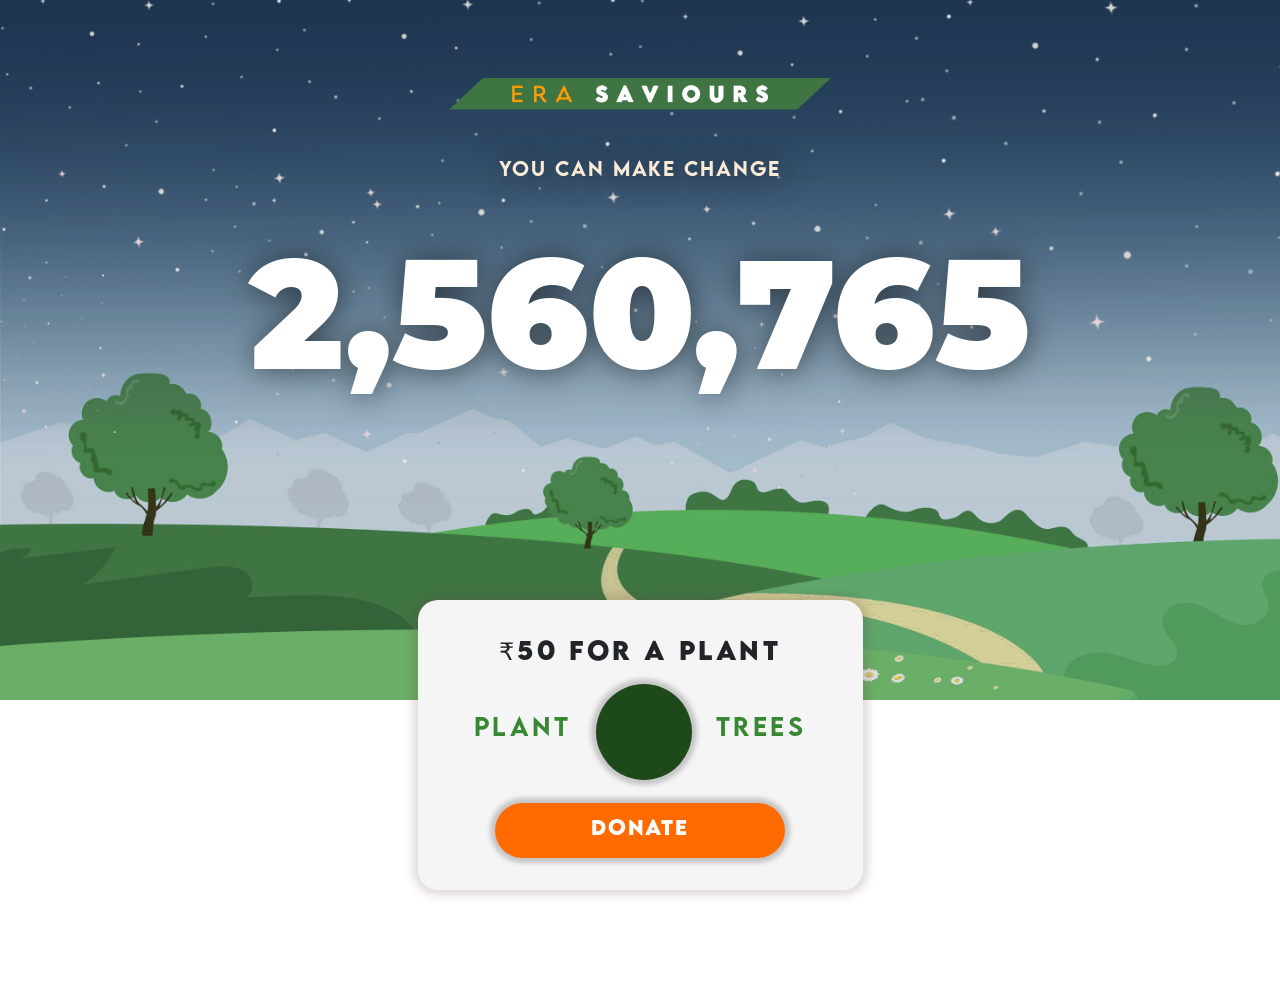
<file: era saviours/index.html>
<!DOCTYPE html>
<html lang="en">
<head>
    <meta charset="UTF-8">
    <meta http-equiv="X-UA-Compatible" content="IE=edge">
    <meta name="viewport" content="width=device-width, initial-scale=1.0">
    <title>Era Saviours
    </title>
    <link rel="stylesheet" href="style.css">
    <!-- CSS only -->
<link href="https://cdn.jsdelivr.net/npm/bootstrap@5.1.3/dist/css/bootstrap.min.css" rel="stylesheet" integrity="sha384-1BmE4kWBq78iYhFldvKuhfTAU6auU8tT94WrHftjDbrCEXSU1oBoqyl2QvZ6jIW3" crossorigin="anonymous">
</head>
<body>
    <div class="hero-container">

        <div class="website-title">
            <!-- <p class="era">ERA</p>
              <p class="saviours">SAVIOURS</p> -->
            <div class="logo-container">
                <img src="images/logo2.png" class="logo" alt="">
            </div>
        </div>
        <div class="website-description">
            <p>YOU CAN MAKE CHANGE</p>
        </div>
        <div class="plant-number">
            <p>2,560,765</p>
        </div>
    </div>
    <!-- //now we gonna make the donation box -->
     <div class="donation-container">
        <div class="donation-card">
            <div class="donation-description">
                <p>₹50 for a plant</p>
            </div>
            <div class="plant-selector">
                <div class="plant">
                    <p>PLANT</p>
                 </div>
                 <div class="plant-input">
                     <input class="plant-donation-input" type="number">
                 </div>
                 <div class="trees">
                     <p>TREES</p>
                 </div>
            </div>
            <button class="donate-button">
               <p>DONATE</p>
    
            </button>
        </div>
 
     </div>
 
</body>
</body>
</html>
</file>
<file: era saviours/style.css>
@font-face {
    font-family: lemon-milk-bold;
    
    src: url("/fonts/lemon_milk/LEMONMILK-Bold.otf");
}
@font-face {
    font-family: lemon-milk-light;
    src: url("fonts/lemon_milk/LEMONMILK-Light.otf");
}
@font-face {
    font-family: lemon-milk-medium;
    src: url("fonts/lemon_milk/LEMONMILK-Medium.otf");
}
@font-face {
    font-family:montserrat-black;
    src: url("fonts/lemon_milk/Montserrat-Black.ttf");
}
.hero-container
{
display: flex;
flex-direction: column;
background-image: url("/images/heroimg.png");
height: 700px;
justify-content: center;
align-items: center;
background-size: cover;

}
.website-title
{
    margin-top: 3rem;
    margin-bottom: 2rem;
    display: flex;
    height:50px;
    width:400px;
}
.logo
{
    max-width: 100%;
    max-height: 100%;
}
.website-description
{
    text-align: center;
    color:antiquewhite;
    font-family: lemon-milk-medium;
    font-size:1.2em;
    text-shadow: 1px 1px 30px rgb(0, 0, 0,0.5);    
    letter-spacing: 0.1em;
}
.plant-number
{
    display: flex;
    color: white;
    font-size:12vw;
    font-family:montserrat-black;
    padding-bottom:1.5em;
    text-shadow: 1px 1px 30px rgb(0, 0, 0,0.5);    

}
.donation-container
{
display: flex;
flex-direction: column;
justify-content: center;
align-items: center;


}
.donation-card
{
display: flex;
flex-direction: column;
justify-content: center;
align-items: center;
padding: 2em;
border-radius:20px;
z-index: 2;
transform: translateY(-100px);
background-color: whitesmoke;
box-shadow:0px 0px 10px 5px rgba(102, 62, 62, 0.2);


}
.donation-description
{
    font-family: lemon-milk-bold;
    font-size: 1.5rem;
    letter-spacing:0.15em;
}
.plant-selector
{
display: flex;
flex-direction: row;
}

.plant-donation-input
{
    border-radius:50%;
    height: 5em;
    width: 5em;
    padding:1em;
    font-family: lemon-milk-bold;
    background-color: #1E491B;
    color: white;
    font-size: 1.2em;
    text-align: center;
    border: none;
    box-shadow:0px 0px 5px 5px rgba(0,0,0,0.2);

}
input::-webkit-outer-spin-button,
input::-webkit-inner-spin-button {
    -webkit-appearance: none;
    margin: 0;
}
.plant,.trees
{
    font-family: lemon-milk-medium;
    font-size: 1.5rem;
    letter-spacing:0.15em;
    color: #388833;
    margin:1em;
    
}
.donate-button
{
    background-color: #FF6B00;
    padding:0.5em 5em 0em 5em;
    border:none;
    border-radius:2em;
    color: white;
    font-family: lemon-milk-bold;
    font-size: 1.2em;
    text-align: center;
   margin-top: 1em;
   letter-spacing: 0.1em;
   box-shadow:0px 0px 5px 5px rgba(0,0,0,0.2);

   
}
</file>
